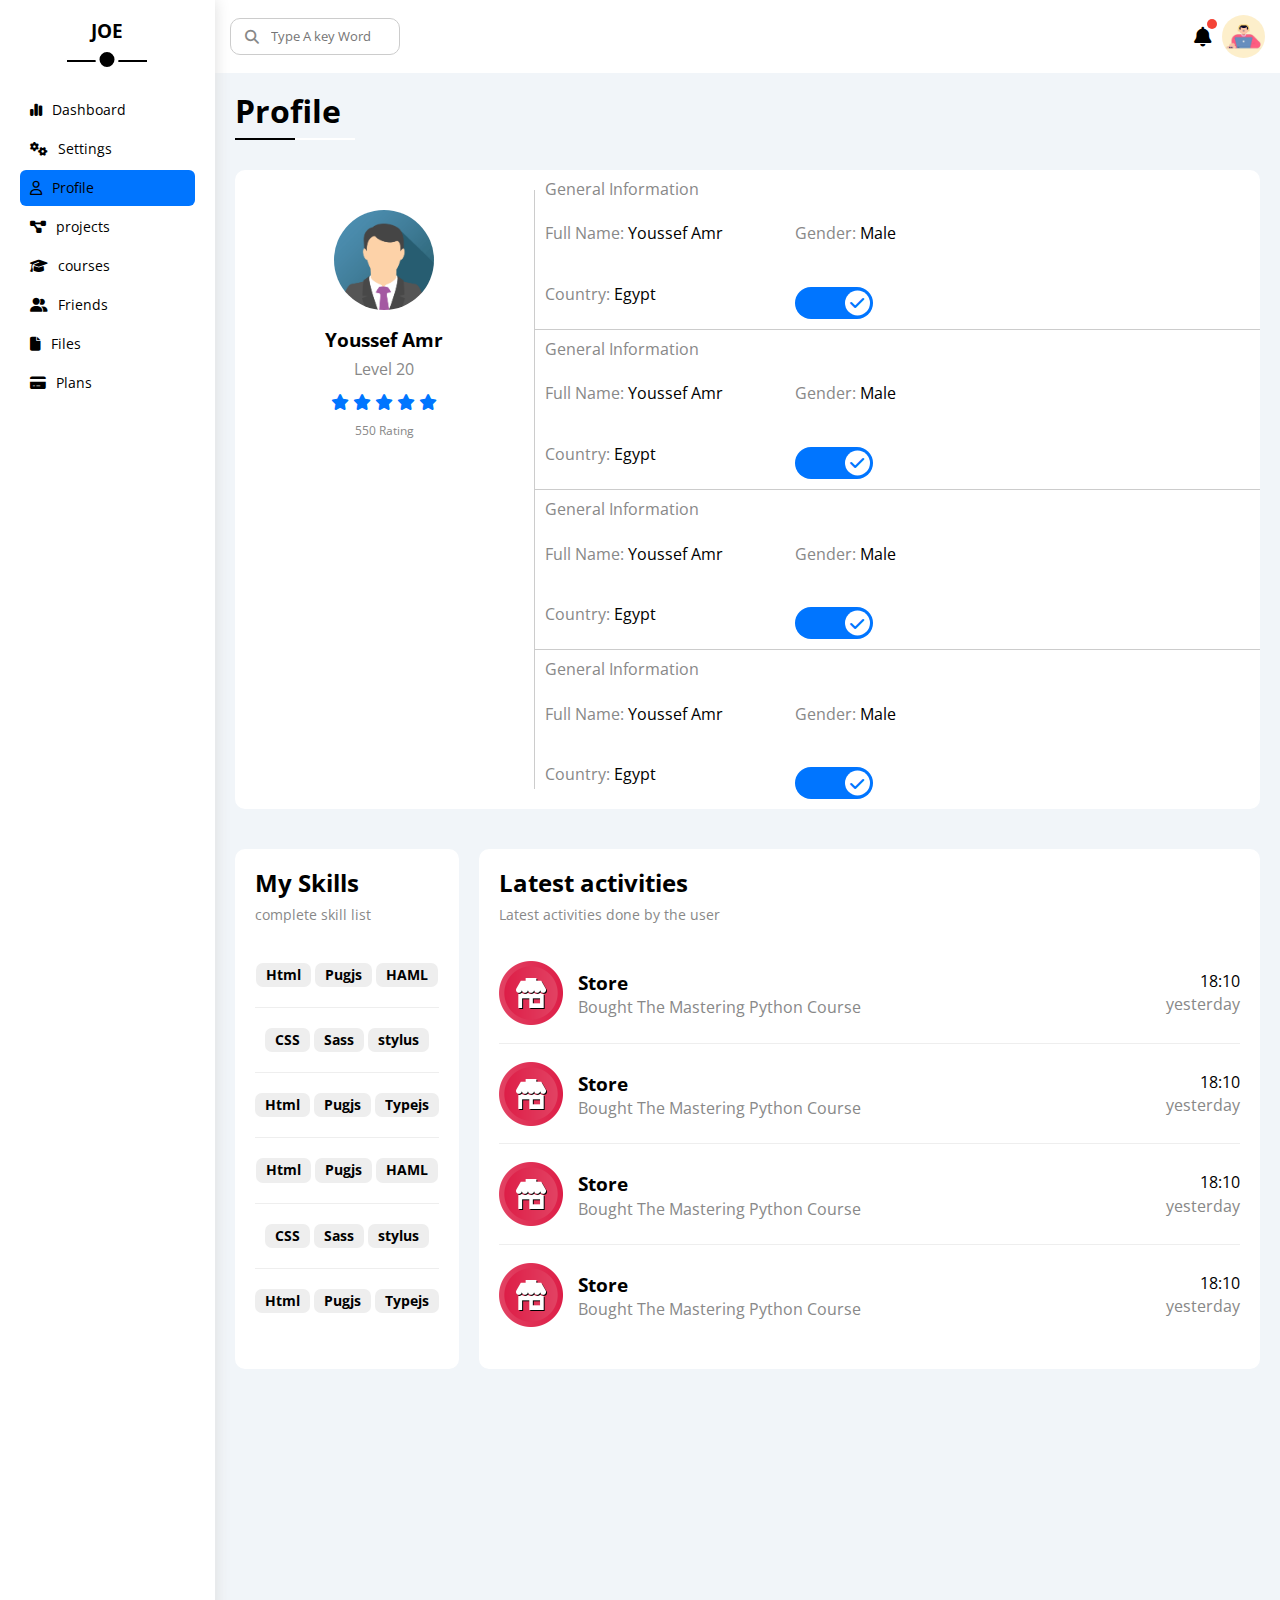
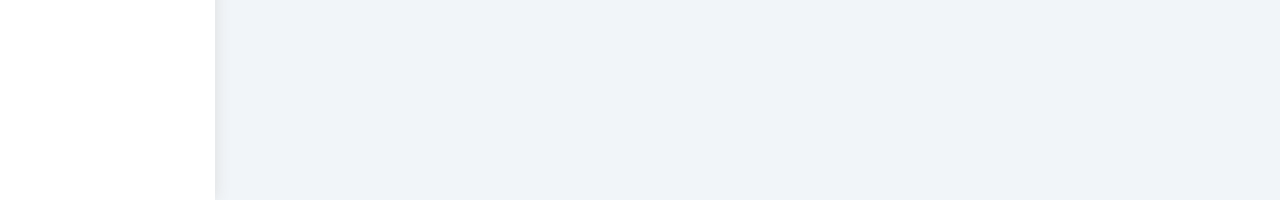
<file: profile.html>
<!DOCTYPE html>
<html lang="en">
  <head>
    <meta charset="UTF-8" />
    <meta http-equiv="X-UA-Compatible" content="IE=edge" />
    <meta name="viewport" content="width=device-width, initial-scale=1.0" />
    <link rel="preconnect" href="https://fonts.googleapis.com" />
    <link rel="preconnect" href="https://fonts.gstatic.com" crossorigin />
    <link
      href="https://fonts.googleapis.com/css2?family=Cairo:wght@300;400;700&family=Jomhuria&family=Open+Sans:ital,wght@0,500;0,600;0,700;0,800;1,700&family=Work+Sans:ital,wght@0,200;0,300;0,700;0,800;1,500&display=swap"
      rel="stylesheet"
    />

 <link rel="stylesheet" href="css/normalize.css">
<link rel="stylesheet" href="css/all.min.css">
<link rel="stylesheet" href="css/framework.css">
<link rel="stylesheet" href="css/master.css">

   
    <title>settings</title>
  </head>
  <body>
    <div class="page d-flex">
      <div class="sidebar bg-white p-20 p-relative">
        <h3 class="p-relative txt-c mt-0">JOE</h3>
        <ul>
          <li class="rad-6">
            <a class=" d-flex align-center fs-14 c-black rad-6 p-10" href="index.html">
              <i class="fa-solid fa-chart-simple  pr-10"></i>
              <span class="hide-mobile" >Dashboard</span>
            </a>
          </li>
          <li>
            <a class=" d-flex align-center fs-14 c-black rad-6 p-10"   href="setting.html">
            <i class="fa-solid fa-gears  pr-10"></i>
              <span  class="hide-mobile">Settings</span>
            </a>
          </li>
    
          <li>
            <a
              class="active d-flex align-center fs-14 c-black rad-6 p-10"
              href="profile.html"
            >
            <i class="fa-regular fa-user  pr-10"></i>
              <span  class="hide-mobile">Profile</span>
            </a>
          </li>
          <li>
            <a
              class=" d-flex align-center fs-14 c-black rad-6 p-10"
              href="index.html"
            >
            <i class="fa-solid fa-diagram-project  pr-10"></i>
              <span  class="hide-mobile">projects</span>
            </a>
          </li>
          <li>
            <a
              class=" d-flex align-center fs-14 c-black rad-6 p-10"
              href="index.html"
            >
            <i class="fa-solid fa-graduation-cap  pr-10"></i>
              <span  class="hide-mobile">courses</span>
            </a>
          </li>
          <li>
            <a
              class=" d-flex align-center fs-14 c-black rad-6 p-10"
              href="index.html"
            >
            <i class="fa-solid fa-user-group  pr-10"></i>
              <span  class="hide-mobile">Friends</span>
            </a>
          </li>
          <li>
            <a
              class=" d-flex align-center fs-14 c-black rad-6 p-10"
              href="index.html"
            >
            <i class="fa-solid fa-file  pr-10"></i>
              <span  class="hide-mobile">Files</span>
            </a>
          </li>
          <li>
            <a
              class=" d-flex align-center fs-14 c-black rad-6 p-10"
              href="index.html"
            >
            <i class="fa-solid fa-credit-card pr-10"></i>
              <span class="hide-mobile">Plans</span>
            </a>
          </li>
    
    
      </div>

      <div class="content w-full">
       <!-- start head  -->
       <div class="head bg-white p-15 between-flex">
        <div class="search p-relative"><input type="search" class="p-10 rad-10" placeholder="Type A key Word"> </div>
        <div class="icons d-flex align-center">
            <span class="notification p-relative d-flex align-center">
                <i class="fa-solid fa-bell fa-lg p-10"></i>
               
            </span>
            <img src="/images/avatar-01.webp" alt="">
        </div>
       </div>
       <!-- end head  -->
       <h1 class="p-relative">Profile</h1>
       <div class="overview m-20 ">
  
          <div class="main d-flex bg-white rad-10">
          <div class="photo p-relative column-flex txt-c p-20 mt-20 mb-20" >
            <img src="images/avatar-02.png" alt="avatar-01" class="rad-50">
            <h3 class="mb-10">Youssef Amr</h3>
            <pn class="c-gray mb-10">Level 20</pn>
            <div class="rating mt-5 mb-0">
              <i class="fa-solid fa-star c-blue"></i>
              <i class="fa-solid fa-star c-blue"></i>
              <i class="fa-solid fa-star c-blue"></i>
              <i class="fa-solid fa-star c-blue"></i>
              <i class="fa-solid fa-star c-blue "></i>
            </div>
          
            <p class="c-gray fs-12">550 Rating</p>
          </div>
          <div class="details  flex-1 ">
            <!-- start  row  -->

            <div class="box d-flex txt-c-mobile  p-10 w-full">
               <h4 class="mb-0 mt-0 w-full c-gray" style="font-weight: normal;">General Information</h4>
              <div >
                <span class="c-gray">Full Name:</span>
                <p class="d-inline">Youssef Amr</p>   
             </div>
           <div>
               <span class="c-gray">Gender:</span>
               <p class="d-inline">Male</p>
            </div>
           <div>
               <span class="c-gray">Country:</span>
               <p class="d-inline">Egypt</p>
           </div>
           <div>
             <label   class="" >
               <input class="toggle-checkbox" id="checkbox" type="checkbox" checked>
               <div class="toggle-switch"></div> 
            </label>
          </div>
            </div>
            <!-- end row  -->
            <!-- start  row  -->

            <div class="box d-flex  p-10 w-full">
               <h4 class="mb-0 mt-0 w-full c-gray" style="font-weight: normal;">General Information</h4>
              <div >
                <span class="c-gray">Full Name:</span>
                <p class="d-inline">Youssef Amr</p>   
             </div>
           <div>
               <span class="c-gray">Gender:</span>
               <p class="d-inline">Male</p>
            </div>
           <div>
               <span class="c-gray">Country:</span>
               <p class="d-inline">Egypt</p>
           </div>
           <div>
             <label   class="" >
               <input class="toggle-checkbox" id="checkbox" type="checkbox" checked>
               <div class="toggle-switch"></div> 
            </label>
          </div>
            </div>
            <!-- end row  -->
            <!-- start  row  -->

            <div class="box d-flex  p-10 w-full">
               <h4 class="mb-0 mt-0 w-full c-gray" style="font-weight: normal;">General Information</h4>
              <div >
                <span class="c-gray">Full Name:</span>
                <p class="d-inline">Youssef Amr</p>   
             </div>
           <div>
               <span class="c-gray">Gender:</span>
               <p class="d-inline">Male</p>
            </div>
           <div>
               <span class="c-gray">Country:</span>
               <p class="d-inline">Egypt</p>
           </div>
           <div>
             <label   class="" >
               <input class="toggle-checkbox" id="checkbox" type="checkbox" checked>
               <div class="toggle-switch"></div> 
            </label>
          </div>
            </div>
            <!-- end row  -->
            <!-- start  row  -->

            <div class="box d-flex   p-10 w-full">
               <h4 class="mb-0 mt-0 w-full c-gray" style="font-weight: normal;">General Information</h4>
              <div >
                <span class="c-gray">Full Name:</span>
                <p class="d-inline">Youssef Amr</p>   
             </div>
           <div>
               <span class="c-gray">Gender:</span>
               <p class="d-inline">Male</p>
            </div>
           <div>
               <span class="c-gray">Country:</span>
               <p class="d-inline">Egypt</p>
           </div>
           <div>
             <label   class="" >
               <input class="toggle-checkbox" id="checkbox" type="checkbox" checked>
               <div class="toggle-switch"></div> 
            </label>
          </div>
            </div>
            <!-- end row  -->
          
          </div>
       
      
          
        
            
         
     
         </div>

      
       </div >

       <!-- start other-data  -->
       <div class="other-data d-flex gap-20 m-20">
        <div class="skills-card  p-20 rad-10 mt-20 bg-white">
          <h2 class="mt-0 mb-10"> My Skills</h2>
          <p class="mt-0 mb-20 c-gray fs-14">complete skill list</p>
        <ul class=" txt-c txt-c-mobile">
          <li> <span>Html</span> <span>Pugjs</span> <span>HAML</span></li>
          <li> <span>CSS</span> <span>Sass</span> <span>stylus</span></li>
          <li> <span>Html</span> <span>Pugjs</span> <span>Typejs</span></li>
          
          <li> <span>Html</span> <span>Pugjs</span> <span>HAML</span></li>
          <li> <span>CSS</span> <span>Sass</span> <span>stylus</span></li>
          <li> <span>Html</span> <span>Pugjs</span> <span>Typejs</span></li>
          
        </ul>
        
        </div>
        <div class="activities p-20 rad-10 mt-20 bg-white">
          <h2 class="mt-0 mb-10"> Latest activities</h2>
          <p class="mt-0 mb-20 c-gray fs-14">Latest activities done by the user</p>
         
          <div class="main-activities column-flex">
            <div class="store " >
              <img src="./images/activity-01.png" alt="">
             <div class="flex-1" >
               <h3 class="mb-0">Store</h3>
               <p class="c-gray mt-5">Bought The Mastering Python Course</p>  
             </div>
              <div>
               <p class="mb-5">18:10</p>
               <p class="c-gray mt-0">yesterday</p>
             </div>
            </div>
            <div class="store " >
              <img src="./images/activity-01.png" alt="">
             <div class="flex-1" >
               <h3 class="mb-0">Store</h3>
               <p class="c-gray mt-5">Bought The Mastering Python Course</p>  
             </div>
              <div>
               <p class="mb-5">18:10</p>
               <p class="c-gray mt-0">yesterday</p>
             </div>
            </div>
            <div class="store " >
              <img src="./images/activity-01.png" alt="">
             <div class="flex-1" >
               <h3 class="mb-0">Store</h3>
               <p class="c-gray mt-5">Bought The Mastering Python Course</p>  
             </div>
              <div>
               <p class="mb-5">18:10</p>
               <p class="c-gray mt-0">yesterday</p>
             </div>
            </div>
            <div class="store " >
              <img src="./images/activity-01.png" alt="">
             <div class="flex-1" >
               <h3 class="mb-0">Store</h3>
               <p class="c-gray mt-5">Bought The Mastering Python Course</p>  
             </div>
              <div>
               <p class="mb-5">18:10</p>
               <p class="c-gray mt-0">yesterday</p>
             </div>
            </div>
   
        
          
          </div>

        </div>
      </div>
       <!-- end other-data  -->

   

     
  

    </div>
  </body>
</html>
</file>
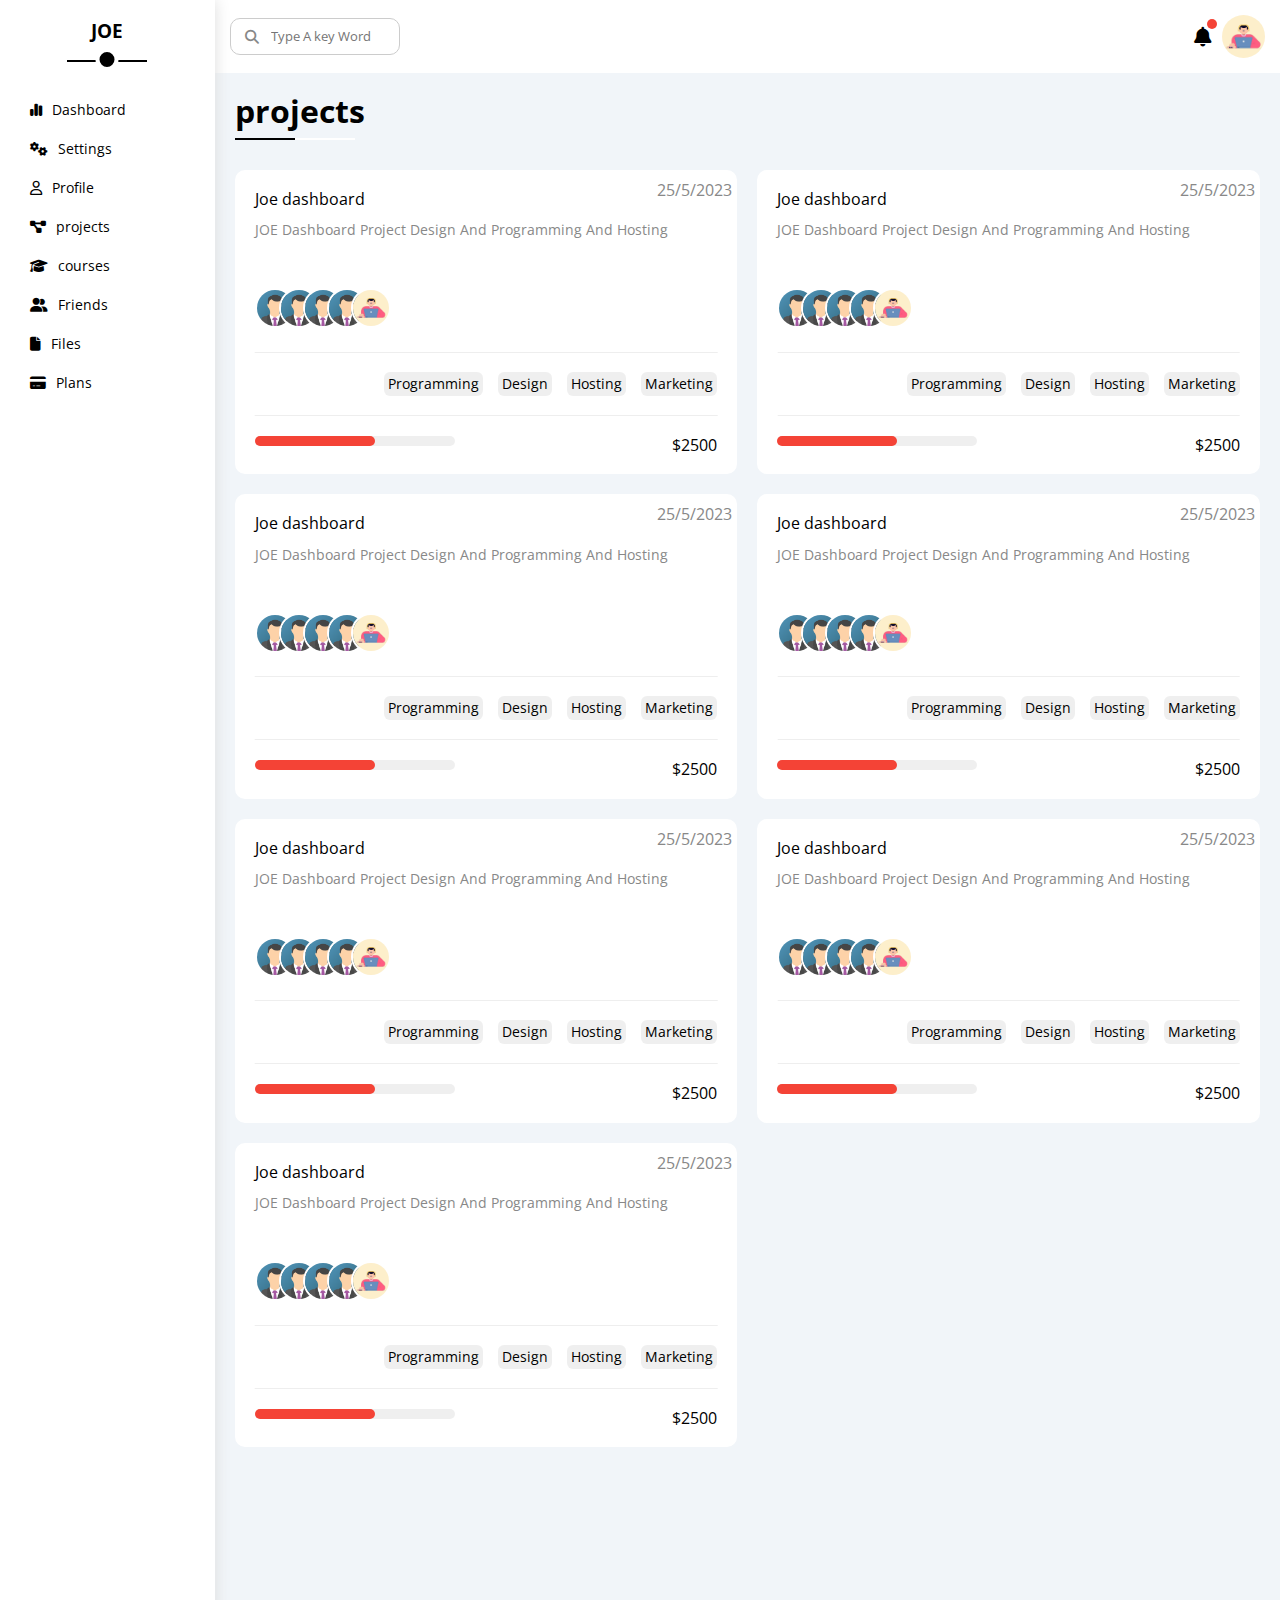
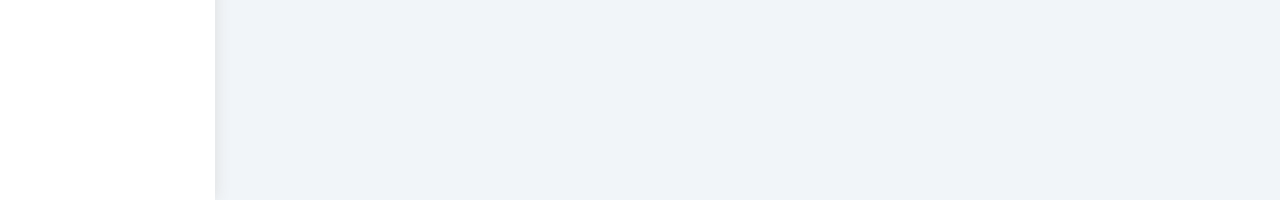
<file: projects.html>
<!DOCTYPE html>
<html lang="en">
  <head>
    <meta charset="UTF-8" />
    <meta http-equiv="X-UA-Compatible" content="IE=edge" />
    <meta name="viewport" content="width=device-width, initial-scale=1.0" />
    <link rel="preconnect" href="https://fonts.googleapis.com" />
    <link rel="preconnect" href="https://fonts.gstatic.com" crossorigin />
    <link
      href="https://fonts.googleapis.com/css2?family=Cairo:wght@300;400;700&family=Jomhuria&family=Open+Sans:ital,wght@0,500;0,600;0,700;0,800;1,700&family=Work+Sans:ital,wght@0,200;0,300;0,700;0,800;1,500&display=swap"
      rel="stylesheet"
    />

<link rel="stylesheet" href="css/normalize.css">
<link rel="stylesheet" href="css/all.min.css">
<link rel="stylesheet" href="css/framework.css">
<link rel="stylesheet" href="css/master.css">




    
   
    <title>projects</title>
  </head>
  <body>
    <div class="page d-flex">
      <div class="sidebar bg-white p-20 p-relative">
        <h3 class="p-relative txt-c mt-0">JOE</h3>
        <ul>
          <li class="rad-6">
            <a
              class=" d-flex align-center fs-14 c-black rad-6 p-10"
              href="index.html"
            >
              <i class="fa-solid fa-chart-simple  pr-10"></i>
              <span class="hide-mobile" >Dashboard</span>
            </a>
          </li>
          <li>
            <a
              class=" d-flex align-center fs-14 c-black rad-6 p-10"
              href="setting.html"
            >
            <i class="fa-solid fa-gears  pr-10"></i>
              <span  class="hide-mobile">Settings</span>
            </a>
          </li>
    
          <li>
            <a
              class=" d-flex align-center fs-14 c-black rad-6 p-10"
              href="profile.html"
            >
            <i class="fa-regular fa-user  pr-10"></i>
              <span  class="hide-mobile">Profile</span>
            </a>
          </li>
          <li>
            <a
              class=" d-flex align-center fs-14 c-black rad-6 p-10"
              href="index.html"
            >
            <i class="active fa-solid fa-diagram-project  pr-10"></i>
              <span  class="hide-mobile">projects</span>
            </a>
          </li>
          <li>
            <a
              class=" d-flex align-center fs-14 c-black rad-6 p-10"
              href="projects.html"
            >
            <i class="fa-solid fa-graduation-cap  pr-10"></i>
              <span  class="hide-mobile">courses</span>
            </a>
          </li>
          <li>
            <a
              class=" d-flex align-center fs-14 c-black rad-6 p-10"
              href="index.html"
            >
            <i class="fa-solid fa-user-group  pr-10"></i>
              <span  class="hide-mobile">Friends</span>
            </a>
          </li>
          <li>
            <a
              class=" d-flex align-center fs-14 c-black rad-6 p-10"
              href="index.html"
            >
            <i class="fa-solid fa-file  pr-10"></i>
              <span  class="hide-mobile">Files</span>
            </a>
          </li>
          <li>
            <a
              class=" d-flex align-center fs-14 c-black rad-6 p-10"
              href="index.html"
            >
            <i class="fa-solid fa-credit-card pr-10"></i>
              <span class="hide-mobile">Plans</span>
            </a>
          </li>
    
    
      </div>

      <div class="content w-full">
       <!-- start head  -->
       <div class="head bg-white p-15 between-flex">
        <div class="search p-relative"><input type="search" class="p-10 rad-10" placeholder="Type A key Word"> </div>
        <div class="icons d-flex align-center">
            <span class="notification p-relative d-flex align-center">
                <i class="fa-solid fa-bell fa-lg p-10"></i>
               
            </span>
            <img src="/images/avatar-01.webp" alt="">
        </div>
       </div>
       <!-- end head  -->
       <h1 class="p-relative">projects</h1>
       <!-- start projects  -->
       <div class="projects-page d-grid gap-20 m-20">
       <div class="project bg-white rad-10 p-20 p-relative">
            <h4 class="mt-0 mb-0">Joe dashboard</h4>
            <p class="c-gray">25/5/2023</p>
            <p class="c-gray fs-14"> JOE Dashboard Project Design And Programming And Hosting</p>
            <div class="images mb-20 ">
              <img src="images/avatar-02.png" alt="">
              <img src="images/avatar-02.png" alt="">
              <img src="images/avatar-02.png" alt="">
              <img src="images/avatar-02.png" alt="">
              <img src="images/avatar-01.webp" alt="">
            </div>
            <div class="features">
              <div>Programming</div>
              <div>Design</div>
              <div>Hosting</div>
              <div>Marketing</div>
            </div>
            <div class="price">
              <div></div>
              <div>$2500</div>
            </div>
        </div> 
       <div class="project bg-white rad-10 p-20 p-relative">
            <h4 class="mt-0 mb-0">Joe dashboard</h4>
            <p class="c-gray">25/5/2023</p>
            <p class="c-gray fs-14"> JOE Dashboard Project Design And Programming And Hosting</p>
            <div class="images mb-20 ">
              <img src="images/avatar-02.png" alt="">
              <img src="images/avatar-02.png" alt="">
              <img src="images/avatar-02.png" alt="">
              <img src="images/avatar-02.png" alt="">
              <img src="images/avatar-01.webp" alt="">
            </div>
            <div class="features">
              <div>Programming</div>
              <div>Design</div>
              <div>Hosting</div>
              <div>Marketing</div>
            </div>
            <div class="price">
              <div></div>
              <div>$2500</div>
            </div>
        </div> 
       <div class="project bg-white rad-10 p-20 p-relative">
            <h4 class="mt-0 mb-0">Joe dashboard</h4>
            <p class="c-gray">25/5/2023</p>
            <p class="c-gray fs-14"> JOE Dashboard Project Design And Programming And Hosting</p>
            <div class="images mb-20 ">
              <img src="images/avatar-02.png" alt="">
              <img src="images/avatar-02.png" alt="">
              <img src="images/avatar-02.png" alt="">
              <img src="images/avatar-02.png" alt="">
              <img src="images/avatar-01.webp" alt="">
            </div>
            <div class="features">
              <div>Programming</div>
              <div>Design</div>
              <div>Hosting</div>
              <div>Marketing</div>
            </div>
            <div class="price">
              <div></div>
              <div>$2500</div>
            </div>
        </div> 
       <div class="project bg-white rad-10 p-20 p-relative">
            <h4 class="mt-0 mb-0">Joe dashboard</h4>
            <p class="c-gray">25/5/2023</p>
            <p class="c-gray fs-14"> JOE Dashboard Project Design And Programming And Hosting</p>
            <div class="images mb-20 ">
              <img src="images/avatar-02.png" alt="">
              <img src="images/avatar-02.png" alt="">
              <img src="images/avatar-02.png" alt="">
              <img src="images/avatar-02.png" alt="">
              <img src="images/avatar-01.webp" alt="">
            </div>
            <div class="features">
              <div>Programming</div>
              <div>Design</div>
              <div>Hosting</div>
              <div>Marketing</div>
            </div>
            <div class="price">
              <div></div>
              <div>$2500</div>
            </div>
        </div> 
       <div class="project bg-white rad-10 p-20 p-relative">
            <h4 class="mt-0 mb-0">Joe dashboard</h4>
            <p class="c-gray">25/5/2023</p>
            <p class="c-gray fs-14"> JOE Dashboard Project Design And Programming And Hosting</p>
            <div class="images mb-20 ">
              <img src="images/avatar-02.png" alt="">
              <img src="images/avatar-02.png" alt="">
              <img src="images/avatar-02.png" alt="">
              <img src="images/avatar-02.png" alt="">
              <img src="images/avatar-01.webp" alt="">
            </div>
            <div class="features">
              <div>Programming</div>
              <div>Design</div>
              <div>Hosting</div>
              <div>Marketing</div>
            </div>
            <div class="price">
              <div></div>
              <div>$2500</div>
            </div>
        </div> 
       <div class="project bg-white rad-10 p-20 p-relative">
            <h4 class="mt-0 mb-0">Joe dashboard</h4>
            <p class="c-gray">25/5/2023</p>
            <p class="c-gray fs-14"> JOE Dashboard Project Design And Programming And Hosting</p>
            <div class="images mb-20 ">
              <img src="images/avatar-02.png" alt="">
              <img src="images/avatar-02.png" alt="">
              <img src="images/avatar-02.png" alt="">
              <img src="images/avatar-02.png" alt="">
              <img src="images/avatar-01.webp" alt="">
            </div>
            <div class="features">
              <div>Programming</div>
              <div>Design</div>
              <div>Hosting</div>
              <div>Marketing</div>
            </div>
            <div class="price">
              <div></div>
              <div>$2500</div>
            </div>
        </div> 
       <div class="project bg-white rad-10 p-20 p-relative">
            <h4 class="mt-0 mb-0">Joe dashboard</h4>
            <p class="c-gray">25/5/2023</p>
            <p class="c-gray fs-14"> JOE Dashboard Project Design And Programming And Hosting</p>
            <div class="images mb-20 ">
              <img src="images/avatar-02.png" alt="">
              <img src="images/avatar-02.png" alt="">
              <img src="images/avatar-02.png" alt="">
              <img src="images/avatar-02.png" alt="">
              <img src="images/avatar-01.webp" alt="">
            </div>
            <div class="features">
              <div>Programming</div>
              <div>Design</div>
              <div>Hosting</div>
              <div>Marketing</div>
            </div>
            <div class="price">
              <div></div>
              <div>$2500</div>
            </div>
        </div> 
        
       </div>
       <!-- end projects  -->
     
   

     
  
     </div>
    </div>
  </body>
</html>
</file>
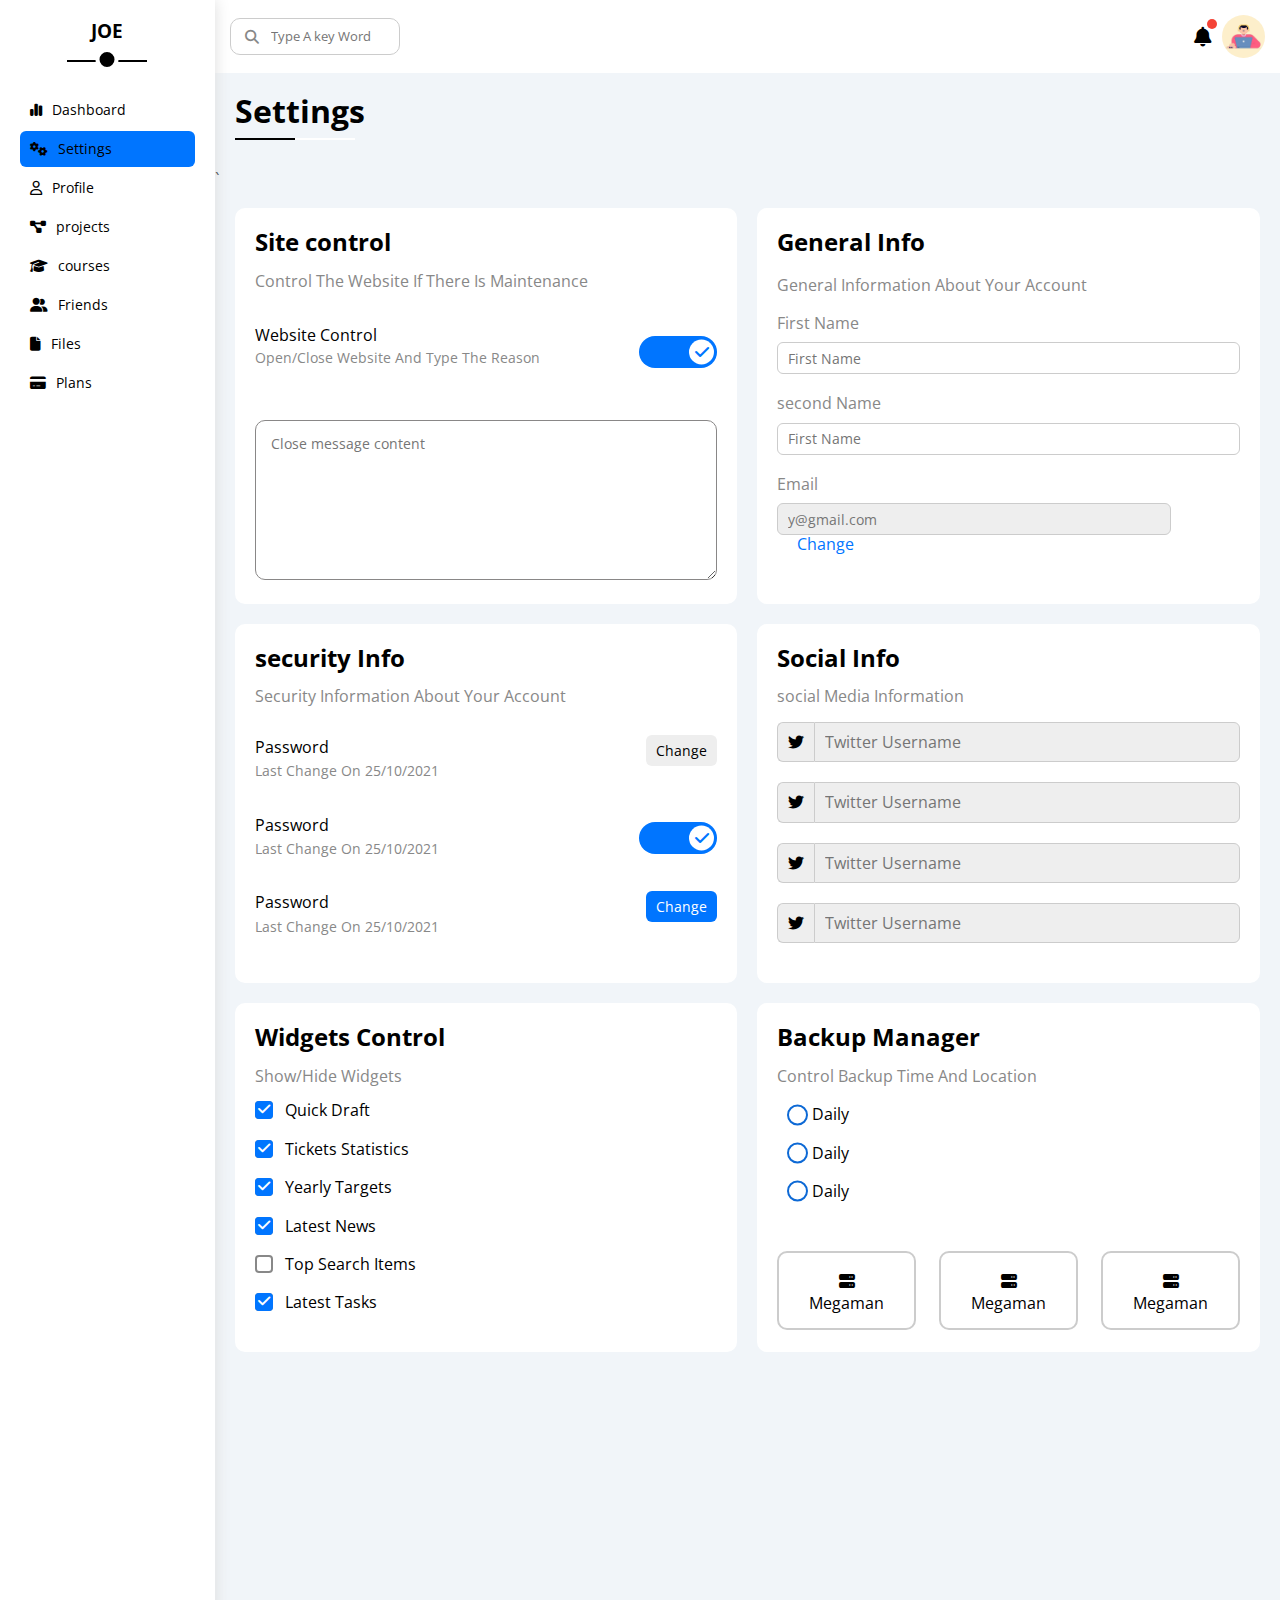
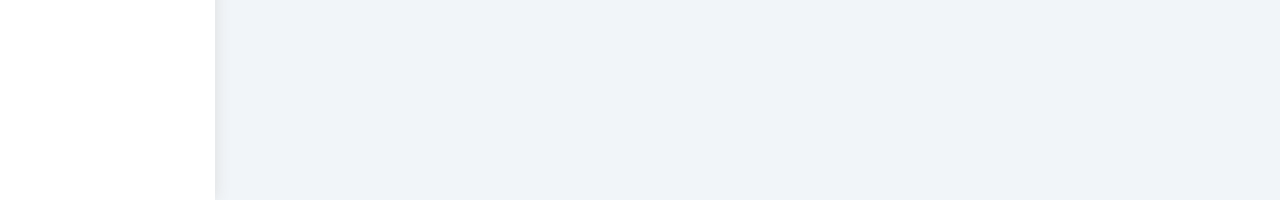
<file: setting.html>
<!DOCTYPE html>
<html lang="en">
  <head>
    <meta charset="UTF-8" />
    <meta http-equiv="X-UA-Compatible" content="IE=edge" />
    <meta name="viewport" content="width=device-width, initial-scale=1.0" />
    <link rel="preconnect" href="https://fonts.googleapis.com" />
    <link rel="preconnect" href="https://fonts.gstatic.com" crossorigin />
    <link
      href="https://fonts.googleapis.com/css2?family=Cairo:wght@300;400;700&family=Jomhuria&family=Open+Sans:ital,wght@0,500;0,600;0,700;0,800;1,700&family=Work+Sans:ital,wght@0,200;0,300;0,700;0,800;1,500&display=swap"
      rel="stylesheet"
    />

   <link rel="stylesheet" href="css/normalize.css">
<link rel="stylesheet" href="css/all.min.css">
<link rel="stylesheet" href="css/framework.css">
<link rel="stylesheet" href="css/master.css">

   
    <title>settings</title>
  </head>
  <body>
    <div class="page d-flex">
      <div class="sidebar bg-white p-20 p-relative">
        <h3 class="p-relative txt-c mt-0">JOE</h3>
        <ul>
          <li class="rad-6">
            <a class=" d-flex align-center fs-14 c-black rad-6 p-10" href="index.html">
              <i class="fa-solid fa-chart-simple  pr-10"></i>
              <span class="hide-mobile" >Dashboard</span>
            </a>
          </li>
          <li>
            <a class="active d-flex align-center fs-14 c-black rad-6 p-10"   href="setting.html">
            <i class="fa-solid fa-gears  pr-10"></i>
              <span  class="hide-mobile">Settings</span>
            </a>
          </li>
    
          <li>
            <a
              class=" d-flex align-center fs-14 c-black rad-6 p-10"
              href="profile.html"
            >
            <i class="fa-regular fa-user  pr-10"></i>
              <span  class="hide-mobile">Profile</span>
            </a>
          </li>
          <li>
            <a
              class=" d-flex align-center fs-14 c-black rad-6 p-10"
              href="index.html"
            >
            <i class="fa-solid fa-diagram-project  pr-10"></i>
              <span  class="hide-mobile">projects</span>
            </a>
          </li>
          <li>
            <a
              class=" d-flex align-center fs-14 c-black rad-6 p-10"
              href="index.html"
            >
            <i class="fa-solid fa-graduation-cap  pr-10"></i>
              <span  class="hide-mobile">courses</span>
            </a>
          </li>
          <li>
            <a
              class=" d-flex align-center fs-14 c-black rad-6 p-10"
              href="index.html"
            >
            <i class="fa-solid fa-user-group  pr-10"></i>
              <span  class="hide-mobile">Friends</span>
            </a>
          </li>
          <li>
            <a
              class=" d-flex align-center fs-14 c-black rad-6 p-10"
              href="index.html"
            >
            <i class="fa-solid fa-file  pr-10"></i>
              <span  class="hide-mobile">Files</span>
            </a>
          </li>
          <li>
            <a
              class=" d-flex align-center fs-14 c-black rad-6 p-10"
              href="index.html"
            >
            <i class="fa-solid fa-credit-card pr-10"></i>
              <span class="hide-mobile">Plans</span>
            </a>
          </li>
    
    
      </div>

      <div class="content w-full">
       <!-- start head  -->
       <div class="head bg-white p-15 between-flex">
        <div class="search p-relative"><input type="search" class="p-10 rad-10" placeholder="Type A key Word"> </div>
        <div class="icons d-flex align-center">
            <span class="notification p-relative d-flex align-center">
                <i class="fa-solid fa-bell fa-lg p-10"></i>
               
            </span>
            <img src="/images/avatar-01.webp" alt="">
        </div>
       </div>
       <!-- end head  -->
       <h1 class="p-relative">Settings</h1>
<div class="setting-page">`
 
<div class="settings-page gap-20 d-grid">

    <!-- start setting box  -->
    <!-- start site control -->

    <div class="site-control p-20 rad-10 bg-white">
      <h2 class="mb-0 mt-0">Site control</h2>
      <p class="c-gray">Control The Website If There Is Maintenance</p>
      <div class="between-flex mb-20">
        <span class="mt-20">
          <span class="mb-0 fw-bold" style="font-weight: normal;">Website Control</span>
          <p class="mt-5 c-gray fs-14">Open/Close Website And Type The Reason</p>
        </span>
        <label abel for="checkbox" >
          <input class="toggle-checkbox" id="checkbox" type="checkbox" checked>
         <div class="toggle-switch"></div>
        </label>
      </div>
      <textarea class="mt-20 p-15 rad-10 fs-14 " placeholder="Close message content" name="" id="" cols="30" rows="8" style="width: 100%;" ></textarea>
    </div>
        <!-- end site control -->
        <!-- start general info  -->
   
    <div class="general-info p-20 rad-10 bg-white">
      <h2 class="mt-0">General Info</h2>
      <p class="c-gray"> General Information About Your Account</p>
      <label for="" class="d-block mt-20 mb-10 c-gray">First Name</label>
      <input type="text" class="w-full p-10 rad-6 fs-14" placeholder="First Name" >
      <label for="" class="d-block mt-20 mb-10 c-gray">second Name</label>
      <input type="text" class="w-full p-10 rad-6 fs-14" placeholder="First Name" >
      <label for="" class="d-block mt-20 mb-10 c-gray">Email</label>
      <input type="email" class="w-full p-10 rad-6 fs-14 bg-eee" style="width: 85%;" placeholder="y@gmail.com" >
      <a href="" class="p-20 c-blue">Change</a>
    </div>
         <!-- end general info  -->
         <!-- start security info  -->
      
    <div class="security-info bg-white rad-10 p-20">
      <h2 class="mt-0 mb-0">security Info</h2>
      <p class="c-gray">Security Information About Your Account</p>
      <div>
        <div class="between-flex mb-20">
          <div> 
            <p class="mb-5">Password</p>
            <span class="c-gray fs-14">Last Change On 25/10/2021  </span>
          </div>
          <div><a href="#" class="btn-shape-2 fs-14">Change</a></div>
         
        </div>
        <div class="between-flex mb-20">
          <div> 
            <p class="mb-5">Password</p>
            <span class="c-gray fs-14">Last Change On 25/10/2021  </span>
          </div>
          <label   class="" >
            <input class="toggle-checkbox" id="checkbox" type="checkbox" checked>
           <div class="toggle-switch"></div>
          </label>
         
        </div>
        <div class="between-flex mb-20">
          <div> 
            <p class="mb-5">Password</p>
            <span class="c-gray fs-14">Last Change On 25/10/2021  </span>
          </div>
          <div><a href="#" class="btn-shape fs-14">Change</a></div>
         
        </div>
      </div>
    </div>
       <!-- end security info  -->
       <!-- start social info  -->
       <div class="social-info p-20 rad-10 bg-white">
        <h2 class="mt-0 mb-0">Social Info</h2>
        <p class="c-gray">social Media Information</p>
        <div>
          <div class="d-flex mb-20">
            <i class="fa-brands fa-twitter bg-eee p-10 c-flex"></i>

            <input  class="p-10 bg-eee flex-1" type="text" placeholder="Twitter Username"  >
          </div>
          <div class="d-flex mb-20">
            <i class="fa-brands fa-twitter bg-eee p-10 c-flex"></i>

            <input  class="p-10 bg-eee flex-1" type="text" placeholder="Twitter Username"  >
          </div>
          <div class="d-flex mb-20">
            <i class="fa-brands fa-twitter bg-eee p-10 c-flex"></i>

            <input  class="p-10 bg-eee flex-1" type="text" placeholder="Twitter Username"  >
          </div>
          <div class="d-flex mb-20">
            <i class="fa-brands fa-twitter bg-eee p-10 c-flex"></i>

            <input  class="p-10 bg-eee flex-1" type="text" placeholder="Twitter Username"  >
          </div>
        </div>
       </div>
       <!-- end social info  -->
       <!-- start widgets Control -->
       <div class="widgets-control bg-white rad-10 p-20">
        <h2 class="mt-0 mb-0">Widgets Control</h2>
        <p class="c-gray">Show/Hide Widgets</p>
        <div class="d-flex align-center mb-20">
       <input type="checkbox" id="one" checked>
       <label for="one" class="p-relative ">Quick Draft </label>
       </div>
        <div class="d-flex align-center mb-20">
       <input type="checkbox" id="two" checked>
       <label for="two" class="p-relative ">Tickets Statistics </label>
       </div>
        <div class="d-flex align-center mb-20">
       <input type="checkbox" id="three" checked>
       <label for="three" class="p-relative ">Yearly Targets </label>
       </div>
        <div class="d-flex align-center mb-20" >
       <input type="checkbox" id="four"checked>
       <label for="four" class="p-relative ">Latest News </label>
       </div>
        <div class="d-flex align-center mb-20">
       <input type="checkbox" id="five">
       <label for="five" class="p-relative ">Top Search Items </label>
       </div>
        <div class="d-flex align-center mb-20">
       <input type="checkbox" id="six"checked>
       <label for="six" class="p-relative ">Latest Tasks </label>
       </div>
       </div>
       <!-- end widgets Control -->
       <!-- start Backup Manager  -->
       <div class="backup-manager bg-white p-20 rad-10">
        <h2 class="mt-0 mb-0">Backup Manager</h2>
       <p class="c-gray">Control Backup Time And Location</p>
       <div class="date d-flex align-center m-20">
        <input id="daily" name="time" type="radio">
        <label class="p-relative pl-15" for="daily">Daily</label>
       </div>
       <div class="date d-flex align-center m-20">
        <input  id="weekly" name="time" type="radio">
        <label class="p-relative pl-15" for="weekly">Daily</label>
       </div>
       <div class="date d-flex align-center m-20 p-relative">
        <input id="yearly" name="time" type="radio">
        <label class="p-relative pl-15" for="yearly">Daily</label>
       </div>
       <div class="plans between-flex " style="margin-top: 50px;">
        <div class="column-flex rad-10">
          <i class="fa-solid fa-server d-block mb-0 mt-20"></i>
          <p class="mt-5">Megaman</p>
        </div>
        <div class="column-flex rad-10">
          <i class="fa-solid fa-server d-block mb-0 mt-20"></i>
          <p class="mt-5">Megaman</p>
        </div>
        <div class="column-flex rad-10">
          <i class="fa-solid fa-server d-block mb-0 mt-20"></i>
          <p class="mt-5">Megaman</p>
        </div>
       </div>
      </div>
       <!-- end Backup Manager  -->

  </div>
   
    <!-- end setting box  -->
 
</div>
   

     
  
     </div>
    </div>
  </body>
</html>
</file>
<file: css/framework.css>
/* start box  */
.w-full {
  width: 100%;
}
.h-full {
  height: 100%;
}
.d-flex {
  display: flex;
}

.align-center {
  align-items: center;
}
.justify-c {
  justify-content: space-between;
}
.d-grid {
  display: grid;
}
.gap-20 {
  gap: 20px;
}
.flex-1 {
  flex: 1;
}
.d-block {
  display: block;
}
.d-inline {
  display: inline-block;
}
@media (max-width: 767px) {
  .block-mobile {
    display: block;
  }
  .hide-mobile {
    display: none;
  }
}
/* end box  */
/* start padding +margin */
.pb-0 {
  padding-bottom: 0;
}

.p-10 {
  padding: 10px;
}
.p-20 {
  padding: 20px;
}
.p-15 {
  padding: 15px;
}
.pt-10 {
  padding-top: 10px;
}
.pr-10 {
  padding-right: 10px;
}
.pb-10 {
  padding-bottom: 10px;
}
.pl-10 {
  padding-left: 10px;
}
.pt-15 {
  padding-top: 15px;
}
.pr-15 {
  padding-right: 15px;
}
.pb-15 {
  padding-bottom: 15px;
}
.pl-15 {
  padding-left: 15px;
}
.pb-20 {
  padding-bottom: 20px;
}
.m-5 {
  margin: 5px;
}

.m-20 {
  margin: 20px;
}
.m-10 {
  margin: 10px;
}
.mt-0 {
  margin-top: 0;
}
.mr-0 {
  margin-right: 0;
}
.mb-0 {
  margin-bottom: 0;
}
.ml-0 {
  margin-left: 0;
}
.mt-5 {
  margin-top: 5px;
}
.mr-5 {
  margin-right: 5px;
}
.mb-5 {
  margin-bottom: 5px;
}
.ml-5 {
  margin-left: 10px;
}
.mb-10 {
  margin-bottom: 10px;
}
.mt-20 {
  margin-top: 20px;
}
.mr-20 {
  margin-right: 20px;
}
.mb-20 {
  margin-bottom: 20px;
}
.ml-20 {
  margin-left: 20px;
}
.mb-25 {
  margin-bottom: 25px;
}
/* end padding +margin */
/* start colours */
.bg-white {
  background-color: white;
}
.bg-blue {
  background-color: var(--blue-color);
}
.bg-gray {
  background-color: var(--grey-color);
}
.bg-eee {
  background-color: #eee;
}
.bg-orange {
  background-color: var(--orange-color);
}
.bg-green {
  background-color: #22c55e;
}
.c-black {
  color: black;
}
.c-white {
  color: white;
}
.c-gray {
  color: var(--grey-color);
}
.c-orange {
  color: #f59e0b;
}

.c-blue {
  color: var(--blue-color);
}
.c-green {
  color: var(--green-color);
}
/* end colours */
/* start font  */
.txt-c {
  text-align: center;
}
@media (max-width: 767px) {
  .txt-c-mobile {
    text-align: center;
  }
}

.fs-10 {
  font-size: 10px;
}
.fs-12 {
  font-size: 12px;
}
.fs-14 {
  font-size: 14px;
}
.fs-16 {
  font-size: 16px;
}
.fs-18 {
  font-size: 18px;
}
.fs-25 {
  font-size: 25px;
}
.fw-bold {
  font-weight: bold;
}

/* end font  */
/* start border  */
.rad-6 {
  border-radius: 6px;
}
.rad-10 {
  border-radius: 10px;
}
.rad-50 {
  border-radius: 50%;
  left: 30px;
}
/* end border  */
/* start position  */
.p-relative {
  position: relative;
}
/* end position  */
/* width  */
.w-full {
  width: 100%;
}
/* width  */
/* start components  */
.between-flex {
  display: flex;
  align-items: center;
  justify-content: space-between;
}
.c-flex {
  display: flex;
  align-items: center;
  justify-content: center;
}
.column-flex {
  display: flex;
  flex-direction: column;

  align-items: center;
}
.btn-shape {
  background-color: var(--blue-color);
  padding: 6px 10px;
  color: white;
  border-radius: 6px;
  transition: 0.3s;
}
.btn-shape-2 {
  background-color: #eee;
  padding: 6px 10px;
  color: white;
  border-radius: 6px;
  transition: 0.3s;
  color: black;
}
.btn-shape-3 {
  padding: 6px 10px;

  border-radius: 6px;
  transition: 0.3s;
}
/*end components  */
</file>
<file: css/master.css>
:root {
  --blue-color: #0075ff;
  --blue-alt-color: #0d69d5;
  --orange-color: #f59e0b;
  --red-color-: #f44336;
  --grey-color: #888;
  --green-color: #22c55e;
}
* {
  box-sizing: border-box;
}

body {
  font-family: "Open Sans", sans-serif;
  margin: 0;
  background-color: red;
}
*:focus {
  outline: none;
}
a {
  text-decoration: none;
}
.page {
  background-color: #f1f5f9;
  min-height: 200vh;
}
ul {
  padding: 0;
  list-style: none;
}
::-webkit-scrollbar {
  width: 15px;
}

::-webkit-scrollbar-track {
  background-color: white;
}
::-webkit-scrollbar-thumb {
  background-color: var(--blue-color);
}
::-webkit-scrollbar-thumb:hover {
  background-color: var(--blue-alt-color);
}
/* start sidebar */
.sidebar {
  width: 250px;
  box-shadow: 0px 0px 15px #ddd;
}
.sidebar > h3 {
  margin-bottom: 50px;
}

.page .sidebar ul li {
  margin-bottom: 3px;
}
.page .sidebar ul a {
  transition: 0.3s;
  margin-left: 0px;
}
.page .sidebar ul a:hover,
.page .sidebar ul a[class^="active"] {
  background-color: var(--blue-color);
}

@media (max-width: 768px) {
  .sidebar {
    width: 58px;
    padding: 10px;
  }
  .sidebar > h3 {
    font-size: 13px;
    margin-bottom: 15px;
  }
}
@media (min-width: 768px) {
  .sidebar > h3::before,
  .sidebar > h3:after {
    position: absolute;
    content: "";
    background-color: #000000;
    left: 50%;
    transform: translateX(-50%);
  }
  .sidebar > h3::before {
    width: 80px;
    height: 2px;
    bottom: -20px;
    z-index: 1;
  }
  .sidebar > h3:after {
    width: 15px;
    height: 15px;
    border-radius: 50%;
    bottom: -29px;
    border: 4px solid white;
    z-index: 1;
  }
}
/* end sidebar */
/* start content head  */

.content .head .icons img {
  width: 43px;
  height: 43px;
  border-radius: 50%;
}
.head .search::before {
  font-family: "Font Awesome 6 Free";
  content: "\f002";
  font-weight: 900;
  position: absolute;
  left: 15px;
  top: 50%;
  transform: translateY(-50%);
  font-size: 14px;
  color: var(--grey-color);
}
.head .search input {
  border: 1px solid #ccc;
  padding-left: 40px;
  width: 170px;
  font-size: 13px;
  transition: 0.3s;
}
.head .search input:focus {
  width: 100%;
}
.head .search input:focus::placeholder {
  visibility: hidden;
}
.head .icons span:after {
  content: "";
  position: absolute;
  width: 10px;
  height: 10px;
  border-radius: 50%;
  background-color: var(--red-color-);
  right: 5px;
  top: -7px;
}
.page h1 {
  margin: 20px 20px 40px;
}
.page h1::before,
.page h1::after {
  content: "";
  height: 2px;
  position: absolute;
  bottom: -10px;
  left: 0;
}
.page h1::before {
  background-color: white;
  width: 120px;
}
.page h1::after {
  background-color: black;
  width: 60px;
}
.wrapper {
  grid-template-columns: repeat(auto-fill, minmax(400px, 1fr));
  margin-left: 20px;
  margin-right: 20px;
  margin-bottom: 20px;
}
.wrapper .welcome {
  overflow: hidden;
}
.wrapper .welcome .intro {
  background-color: #eee;
}
.wrapper .welcome .intro div p {
  color: #a28e88;
}
.wrapper .welcome .intro img {
  width: 180px;
}
.welcome .number .stats {
  border-top: 2px solid rgb(240, 236, 236);
  border-bottom: 2px solid rgb(240, 236, 236);
  margin-top: 60px;
  text-align: center;
}
.welcome .number .stats span {
  flex: 1;
}
.number > img {
  position: absolute;
  width: 60px;
  top: -90px;
  border: 3px solid white;
  box-shadow: 0px 0px 10px #ddd;
}
@media (max-width: 767px) {
  .number > img {
    left: 50%;
    transform: translateX(-50%);
  }
  /* .welcome .number .stats {
    flex-direction: column;
  } */
}

.welcome .profile {
  justify-content: end;

  margin: 20px;
}

.welcome .profile a:hover {
  background-color: var(--blue-alt-color);
}
@media (max-width: 767px) {
  .wrapper {
    grid-template-columns: minmax(250px, 1fr);
    margin-left: 10px;
    margin-right: 10px;
  }
}
/* start content head*/
/* start quick draft   */
.quick-draft input,
.quick-draft textarea {
  border: none;
}
.quick-draft input:last-child {
  margin-left: auto;
  transition: 0.3s;
  cursor: pointer;
  display: block;
  margin-top: 5px;
}
/* end quick draft   */
/* start targets  */

.targets .details {
  flex: 1;
}
.targets .details .progress {
  height: 4px;
}
.targets .target-row .icon {
  width: 80px;
  height: 80px;
  margin-right: 15px;
}
.targets .details .progress > span {
  position: absolute;
  height: 100%;
  width: 40%;
}
.targets .details .progress > span span {
  position: relative;
  position: absolute;
  left: 86%;
  top: -40px;
  padding: 4px 6px;
}

.targets .details .progress > span span::after {
  content: "";
  width: 0px;
  height: 0px;
  border: 7px solid;
  left: 50%;
  transform: translateX(-50%);
  bottom: -15px;
  position: absolute;
}
.targets .details .progress > .blue span::after {
  border-color: var(--blue-color) transparent transparent transparent;
}
.targets .details .progress > .orange span::after {
  border-color: var(--orange-color) transparent transparent transparent;
}
.targets .details .progress > .green span::after {
  border-color: var(--green-color) transparent transparent transparent;
}

.blue .icon,
.blue .progress {
  background-color: rgb(0 117 255 / 20%);
}
.orange .icon,
.orange .progress {
  background-color: rgb(245 158 11 / 20%);
}
.green .icon,
.green .progress {
  background-color: #d3f3df;
}
/* end targets  */
/* start tickets stats  */

.tickets .tickets-stats {
  flex-wrap: wrap;
  gap: 30px;
}
.tickets .tickets-stats div {
  width: calc(90% / 2);
  border: 1px solid rgb(212, 212, 212);
}
@media (max-width: 767px) {
  .tickets .tickets-stats div {
    width: 100%;
  }
}
/* end tickets stats  */
/* start latest news  */
.black {
  display: flex;
  justify-content: space-between !important;
  flex-direction: column;
}

.latest-news > div:not(:last-child) {
  border-bottom: 1px solid #eee;
  margin-bottom: 15px;
  padding-bottom: 20px;
}

.latest-news .box img {
  width: 90px;
}
.latest-news .text {
  flex: 1;
}
.latest-news .btn-shape {
  background-color: #eee;
  font-size: 12px;
  height: 25px;
  color: black;
}
/* end latest news  */
/* start latest tasks  */
.latest-tasks > div:not(:last-child) {
  border-bottom: 1px solid #eee;
}

.latest-tasks > div:nth-last-child(2) {
  opacity: 0.5;
}
.latest-tasks > div i:hover {
  cursor: pointer;
  color: red;
}
/* end latest tasks  */
/* start top search  */

/* end top search  */
/* start uploads */
.latest-uploads .uploads-info {
  height: fit-content;
}
.latest-uploads .uploads-info > div {
  padding-bottom: 7px;
  margin-bottom: 7px;
}
.latest-uploads .uploads-info > div:not(:last-child) {
  border-bottom: 1px solid #eee;
}
.latest-uploads .uploads-info > div img {
  width: 40px;
  height: 40px;
}
/* end uploads */
/* start last project */

.last-project ul::before {
  content: "";
  position: absolute;
  height: 100%;
  width: 2px;
  background-color: var(--blue-color);
  left: 16px;
}
.last-project ul li::before {
  position: absolute;
  content: "";
  width: 20px;
  height: 20px;
  border-radius: 50%;
  background-color: var(--blue-color);
  left: -15px;
  border: white 2px solid;
  outline: var(--blue-color) 2px solid;
}
.last-project ul li:last-child:before {
  background-color: white;
}
.last-project ul li:nth-last-child(2)::before {
  animation-name: opacity;
  animation-duration: 2s;
  animation-iteration-count: infinite;
}
/* end last project */
/* start  keyframes */
@keyframes opacity {
  0% {
    background-color: var(--blue-color);
  }
  50% {
    background-color: white;
  }
  100% {
    background-color: var(--blue-color);
  }
}

/* end keyframes */
/* start reminders  */
.reminders .info .circle {
  width: 15px;
  height: 15px;
  background-color: red;
  border-radius: 50%;
}
.reminders .info .circle:after {
  position: absolute;
  content: "";
  height: 40px;
  width: 2px;
  bottom: 50%;
  transform: translateY(50%);
  background-color: red;
  right: -10px;
}
/* end reminders  */
/* start latest post  */
.latest-post .cv .name img {
  width: 48px;
  height: 48px;
  border-radius: 50%;
}
.latest-post .cv .info {
  border-top: 2px solid #f4f4f4;
  border-bottom: 2px solid #f4f4f4;
}
/* end latest post  */
/* start social media  */

.social-media .box {
  padding-left: 60px;
}
.social-media .box i {
  position: absolute;
  left: 0px;
  top: 0px;
  transition: 0.3s;
  padding: 0px 5px;
}
.social-media .box i:hover {
  transform: rotate(5deg);
}
.social-media .twitter {
  background-color: rgb(29, 161, 242, 20%);
  color: #1da1f2;
}
.social-media .youtube {
  background-color: rgb(255, 0, 0, 20%);
  color: #ff0000;
}
.social-media .youtube i,
.social-media .youtube a {
  background-color: #ff0000;
}
.social-media .twitter i,
.social-media .twitter a {
  background-color: #1da1f2;
}
/* end social media  */
/* start projects */
.projects .responsive-table {
  overflow-x: auto;
}
.projects table {
  min-width: 1000px;
  border-spacing: 0;
  text-transform: capitalize;
}
.projects table thead tr {
  background-color: #eee;
}
.projects table td,
th {
  padding: 15px;
}
.projects tbody td {
  border-bottom: 1px solid #eee;
  border-right: 1px solid #eee;
}
.projects tbody td img {
  width: 32px;
  height: 32px;
  border-radius: 50%;
  padding: 2px;
  background-color: white;
}
.projects tbody td img:not(:first-child) {
  margin-left: -20px;
}
.projects table tbody tr td:first-child {
  border-left: 1px solid #eee;
}
tr:hover {
  background-color: var(--blue-color);
}
/* end projects */
/* start settings  */
.settings-page {
  display: grid;
  grid-template-columns: repeat(auto-fill, minmax(500px, 1fr));
  margin: 20px;
}
@media (max-width: 767px) {
  .settings-page {
    grid-template-columns: minmax(100px, 1fr);
    margin-left: 10px;
    margin-right: 10px;
    gap: 10px;
  }
}

/* start site control  */

.site-control textarea {
  border-color: #898787;
}

/* end site control  */
/* start general info  */

.general-info input {
  height: 32px;
  border: 1px solid #ccc;
}
/* end general info  */
/* start security info  */
/* end security info  */
/* start social info  */
.social-info input {
  border-radius: 0px 6px 6px 0;
  border: 1px solid #ccc;
}
.social-info .d-flex i {
  border-radius: 6px 0 0 6px;
  border: 1px solid #ccc;
  border-right: none;
}
/* end social info  */
/* start  widgets control */

/* end  widgets control  */
/* start backup manager  */
.backup-manager .date input {
  appearance: none;
  -webkit-appearance: none;
}
.backup-manager .date input:checked + label::after {
  opacity: 1;
}
.backup-manager .date label::before {
  content: "";
  position: absolute;
  left: -10px;
  top: 50%;

  transform: translateY(-50%);
  width: 17px;
  height: 17px;
  border-radius: 50%;
  border: 2px solid var(--blue-alt-color);
}
.backup-manager .date label::after {
  content: "";
  width: 12px;
  height: 12px;
  left: -6px;
  position: absolute;
  top: 50%;
  opacity: 0;
  transform: translateY(-50%);
  border-radius: 50%;
  background-color: var(--blue-color);
  transition: 0.3s;
}
.backup-manager .date:last-child::after {
  content: "";
  position: absolute;
  width: 110%;
  height: 1px;
  background-color: #3a2c2c;
  bottom: -30px;
  left: 50%;
  transform: translateX(-50%);
}
.backup-manager .plans div {
  width: calc(90% / 3);
  border: 2px solid #ccc;
}
.backup-manager .plans div:hover {
  border-color: var(--blue-color);
}
@media (max-width: 768px) {
  .backup-manager .plans {
    flex-direction: column;
  }
  .backup-manager .plans div {
    width: 100%;
    margin-bottom: 10px;
  }
}

/* end backup manager  */
/* start some customs */
.toggle-checkbox {
  -webkit-appearance: none;
  appearance: none;
}

.toggle-switch {
  position: relative;
  background-color: #ccc;
  border-radius: 16px;
  width: 78px;
  height: 32px;
  transition: 0.3s;
  cursor: pointer;
}
.toggle-switch::before {
  position: absolute;
  font-family: "font awesome 5 free";
  content: "\f00d";
  font-weight: 900;
  display: flex;
  justify-content: center;
  align-items: center;
  width: 25px;
  height: 25px;
  border-radius: 50%;
  background-color: white;
  top: 50%;
  left: 4px;
  transform: translateY(-50%);
  transition: 0.3s;
}

.toggle-checkbox:checked + .toggle-switch {
  background-color: var(--blue-color);
}
.toggle-checkbox:checked + .toggle-switch::before {
  left: 50px;
  content: "\f00c";
  color: var(--blue-color);
}

.widgets-control .d-flex input {
  appearance: none;
  -webkit-appearance: none;
}
.widgets-control .d-flex label {
  padding-left: 30px;
  position: relative;
}
.widgets-control .d-flex label::before {
  content: "";
  position: absolute;
  border-radius: 4px;
  width: 14px;
  height: 14px;
  left: 0px;

  border: 2px solid var(--grey-color);
}
.widgets-control .d-flex label::after {
  font-family: "font awesome 5 free";
  font-weight: 900;
  content: "\f00c";
  left: 0px;
  position: absolute;
  text-align: center;
  font-size: 14px;
  background-color: var(--blue-color);
  width: 18px;
  height: 18px;
  border-radius: 4px;
  transform: scale(0) rotate(360deg);
  transition: 0.2s;
  color: white;
}
.widgets-control .d-flex input:checked + label::after {
  transform: scale(1);
}
/* end some customs */

/* end settings  */


.main .photo {
  width: 300px;
}

@media (min-width: 768px) {
  .main .photo {
    border-right: 1px solid #ccc;
  }
}
.main .photo img {
  width: 100px;
  height: 100px;
}
.main .details .box{
  flex-wrap: wrap;
  border-bottom: 1px solid #ccc;
}
.main .details .box:last-child{
  border-bottom: none;
}

.main .details .box > div{
min-width: 250px;
padding: 10px 0 0;
  }
  .main .details .box:hover{
    background-color: #f9f9f9;
  }

@media (max-width: 768px) {

  .main {
    flex-direction: column;
  } 
  .main .details{
    flex-direction: column;

  }

  .main .details .box .toggle-switch{
    margin: auto;
  }
}
.content{
  overflow: hidden;
}
/* start profile  */
.other-data{
  
}
@media (max-width:768px) {
  .other-data{
  flex-direction: column;
  }
}
.other-data
.skills-card {

}
.other-data
.skills-card ul{
  
}
.other-data
.skills-card ul li{
  padding: 20px 0px;


}
.other-data
.skills-card li:not(:last-child){
  border-bottom: 1px solid #eee;



}
.other-data
.skills-card li span{
  display: inline-flex;
  padding: 4px 10px;
  background-color: #eee;
  border-radius: 7px;
  font-size: 14px;
  font-weight: bold;

}
.other-data .activities{
flex: 1;
}
.other-data .activities .main-activities .store{
  width: 100%;
 align-items: center;
  display: flex;
  padding: 10px 0px;
  

}
.other-data .activities .main-activities .store:not(:last-child){
  border-bottom: 1px solid #eee;
}
.other-data .activities .main-activities .store img {
  width: 64px;
  height: 64px;
  margin-right: 15px;
}

@media (max-width:768px) {
  .other-data .activities .main-activities .store{
    flex-direction: column;
    text-align: center;
  }
  .other-data .activities .main-activities .store img {
    margin-right: 0;
  }
 
  
}
@media (min-width:768px) {
  .other-data .activities .main-activities .store div:last-child{
text-align: right;
  }
  
}
/* end profile  */
.projects-page{
  grid-template-columns: repeat(auto-fill,minmax(500px,1fr));

}


.projects-page .project{

}
.projects-page .project h4 {
font-weight: normal;
}
.projects-page .project h4 + p{
  position: absolute;
  right: 5px;
  top: -5px;
}
.projects-page .project .images{
  margin-top: 50px;
}
.projects-page .project .images img{
  width: 40px;
  border-radius: 50%;
  border: 2px solid white;
}
.projects-page .project .images img:hover{
  transform: scale(1.1);
}
.projects-page .project .images img:not(:first-of-type){


margin-left: -20px;
}
.projects-page .project .features{
  position: relative;
  display: flex;
  justify-content: flex-end;
  gap: 15px;
margin: 40px 0px 40px 0;


}
.projects-page .project .features div {

  background-color: #eeee;
  border-radius: 6px 6px 6px 6px;
  padding: 4px;
  font-size: 14px;


}
  
.projects-page .project .features::before,
.projects-page .project .features::after{
  position: absolute;
  width: 100%;
  height: 1px;
  content: "";
  background-color: #eee;
  left: 50%;
  transform: translate(-50%);
  
}
.projects-page .project .features::before{
  top: -20px;
}
.projects-page .project .features::after{
  bottom: -20px;
}
.projects-page .project .price{
display: flex;
justify-content: space-between;
}
.projects-page .project .price div:first-child{
  position: relative;
  width: 200px;
  height: 10px;
  background-color: #eeee;
  border-radius: 10px;
}
.projects-page .project .price div:first-child:after{
  content: "";
  width: 60%;
  position: absolute;
  background-color:var(--red-color-);
  height: 10px;
  border-radius:10px;

}
@media (max-width:768px) {
  .projects-page{
    grid-template-columns:minmax(200px,1fr);
  
  }
  .projects-page .project .features {
    flex-direction: column;
  }
  .projects-page .project .features div{
 width: fit-content;
  }
  .projects-page .project .price{
    flex-direction: column;
    align-items: center;
    gap: 10px;
  }
}
/* start projects */
</file>
